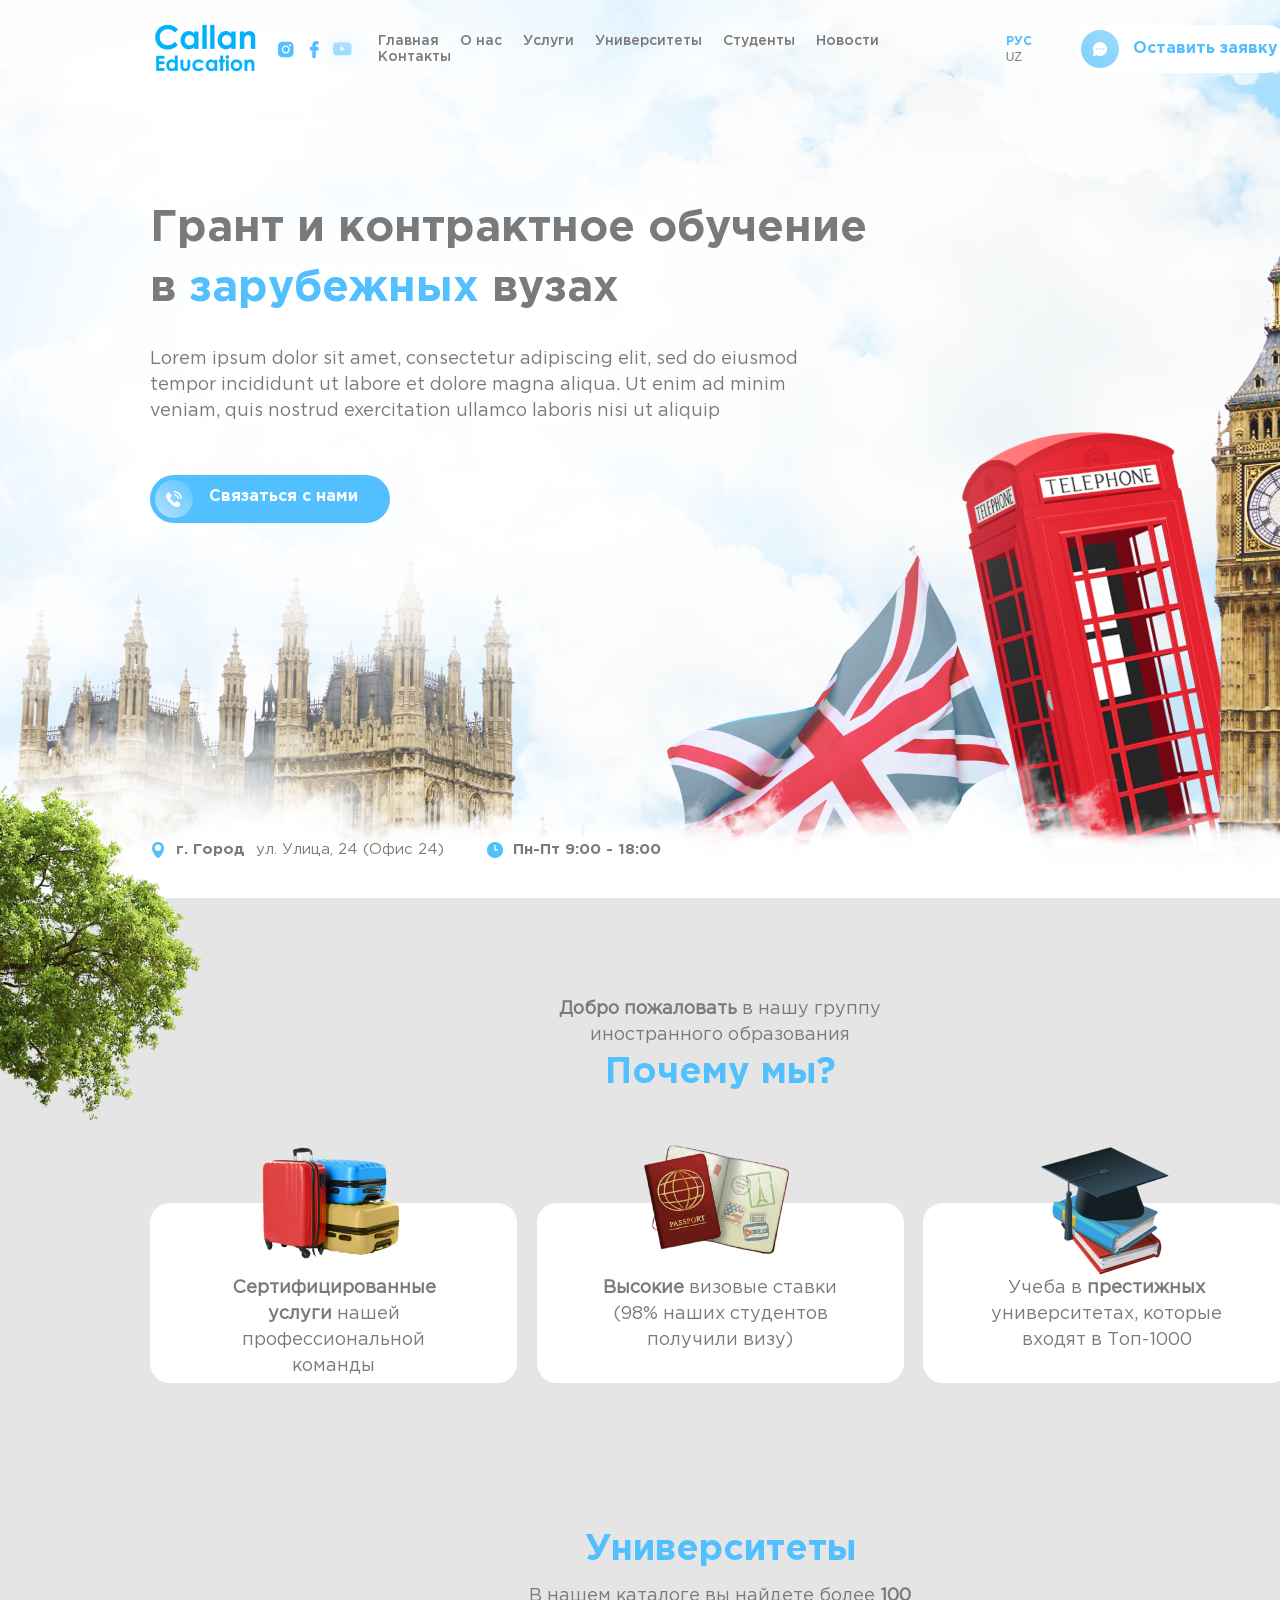
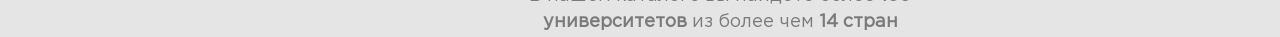
<file: index.html>
<!-- 27.06.2021 -->
<!-- 02.07.2021 -->
<!DOCTYPE html>
<html lang="en">
  <head>
    <meta charset="UTF-8" />
    <meta http-equiv="X-UA-Compatible" content="IE=edge" />
    <meta name="viewport" content="width=device-width, initial-scale=1.0" />
    <title>Blog website</title>
    <link rel="stylesheet" href="style/style.css" />
  </head>
  <body>
    <!-- header start -->
    <header>
      <div class="wrapper">
        <!-- navbar start -->
        <nav>
          <div class="logo">
            <img src="images/logo.png" alt="logo" />
            <img src="images/inst.svg" alt="instagram" />
            <img src="images/facebook.svg" alt="facebook" />
            <img src="images/youtube.svg" alt="youtube" />
          </div>
          <ul class="menu">
            <li><a href="#">Главная</a></li>
            <li><a href="#">О нас</a></li>
            <li><a href="#">Услуги</a></li>
            <li><a href="#">Университеты</a></li>
            <li><a href="#">Студенты</a></li>
            <li><a href="#">Новости</a></li>
            <li><a href="#">Контакты</a></li>
          </ul>
          <div class="language">
            <ul>
              <li><a href="#">РУС</a></li>
              <li><a href="#">UZ</a></li>
            </ul>
            <div class="zakaz">
              <img src="images/message.png" alt="" />
              <a href="#">Оставить заявку</a>
            </div>
          </div>
        </nav>
        <!-- navbar end -->

        <div class="header-content">
          <h1>Грант и контрактное обучение в <span>зарубежных</span> вузах</h1>
          <p>
            Lorem ipsum dolor sit amet, consectetur adipiscing elit, sed do
            eiusmod tempor incididunt ut labore et dolore magna aliqua. Ut enim
            ad minim veniam, quis nostrud exercitation ullamco laboris nisi ut
            aliquip
          </p>
          <div>
            <img src="images/phone.svg" alt="phone" />
            <a href="#">Связаться с нами</a>
          </div>
        </div>
        
        <div class="header-footer">
          <div>
            <img src="images/telephone-call 1.png" alt="locatsiya.png" />
            <span>г. Город</span>
          </div>
          <div>ул. Улица, 24 (Офис 24)</div>
          <div class="last-child">
            <img src="images/telephone-call 2.png" alt="clock.png" />
            <span>Пн-Пт 9:00 - 18:00</span>
          </div>
          <img class="tree" src="images/tree.png" alt="tree.png" />
        </div>
      </div>
    </header>
    <!-- header end -->

    <!-- main start -->
    <main>
      <div class="why-us">
        <div class="why-us-heading">
          <p>
            <span>Добро пожаловать</span> в нашу группу иностранного образования
          </p>
          <h1>Почему мы?</h1>
        </div>
        <div class="block">
          <div class="box">
            <img src="images/suitcase.png" alt="suitcase" />
            <p>
              <span>Сертифицированные услуги</span> нашей профессиональной
              команды
            </p>
          </div>
          <div class="box">
            <img src="images/password.png" alt="password" />
            <p>
              <span>Высокие</span> визовые ставки (98% наших студентов получили
              визу)
            </p>
          </div>
          <div class="box">
            <img src="images/university.png" alt="university" />
            <p>
              Учеба в <span>престижных</span> университетах, которые входят в
              Топ-1000
            </p>
          </div>
        </div>
      </div>
      <div class="university">
        <h1>Университеты</h1>
        <p>
          В нашем каталоге вы найдете более <span>100 университетов</span> из
          более чем <span>14 стран</span>
        </p>
      </div>
    </main>
    <!-- main end -->
  </body>
</html>
</file>
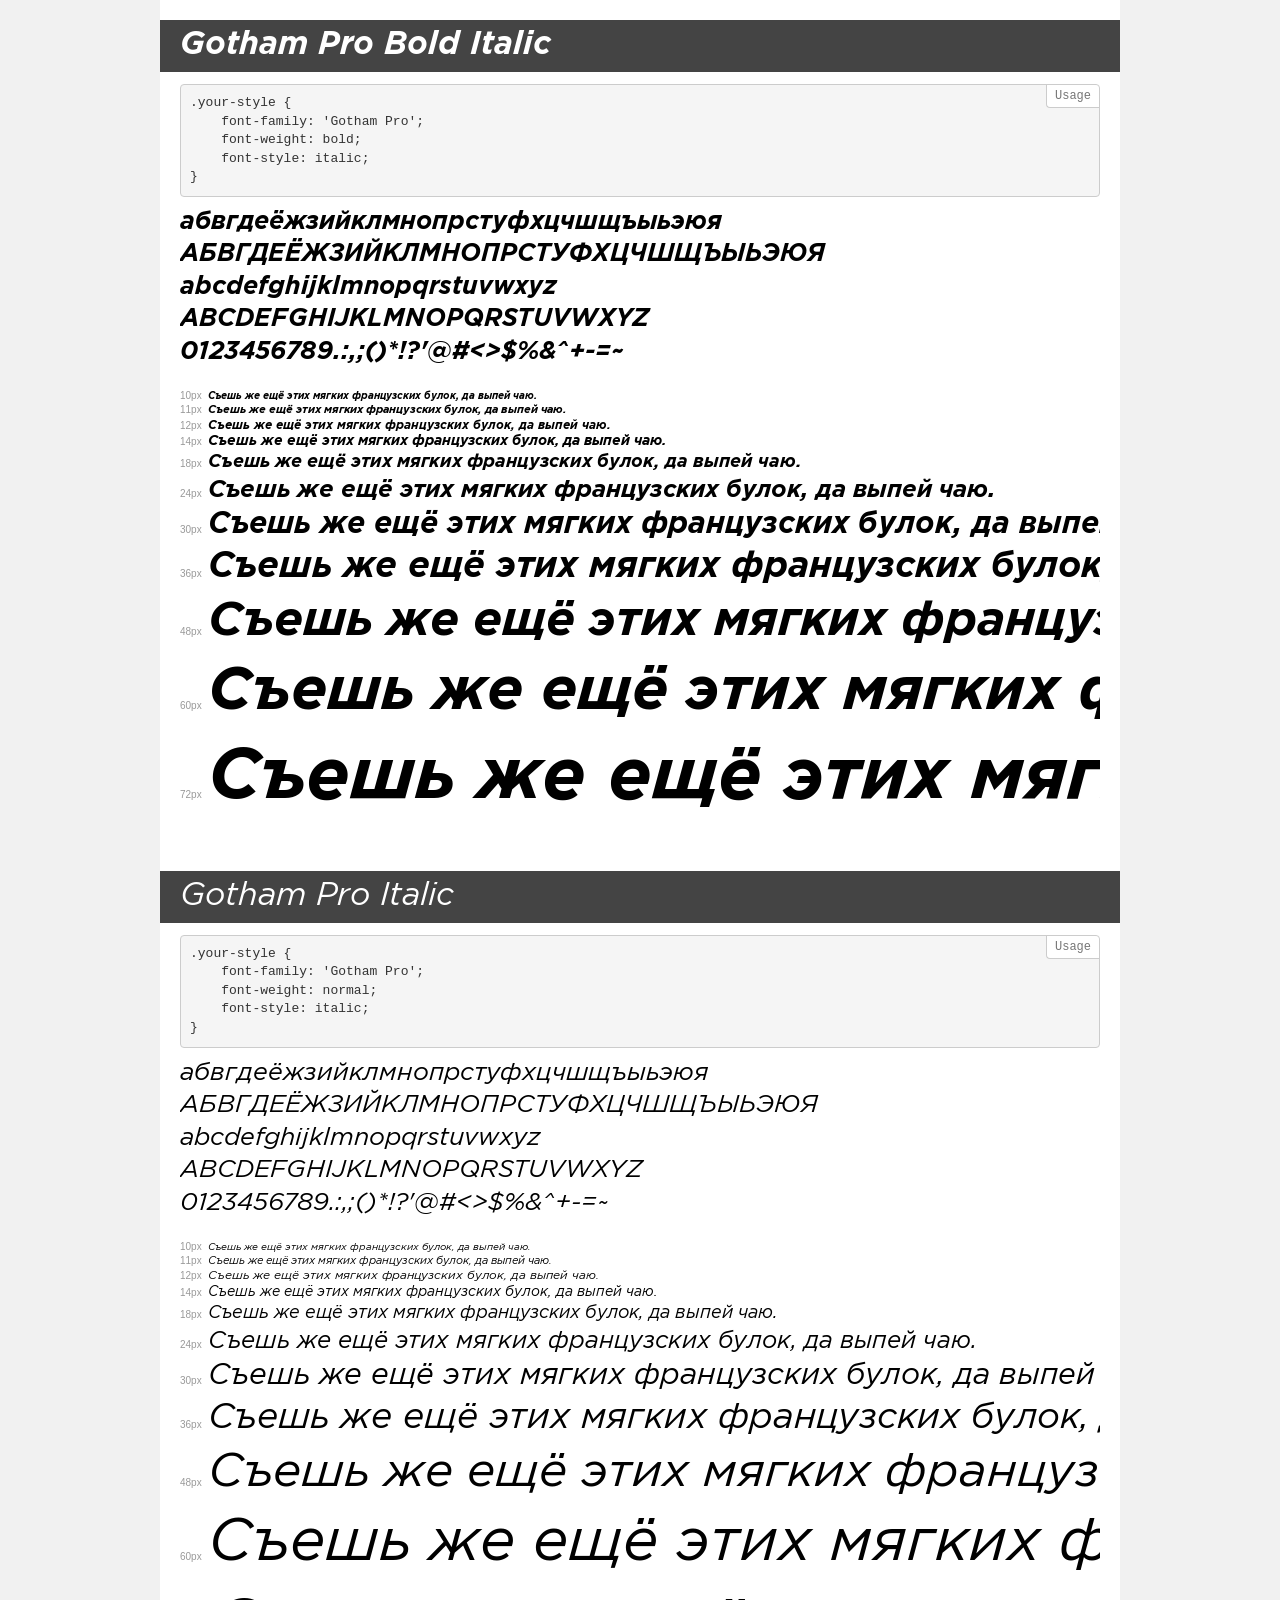
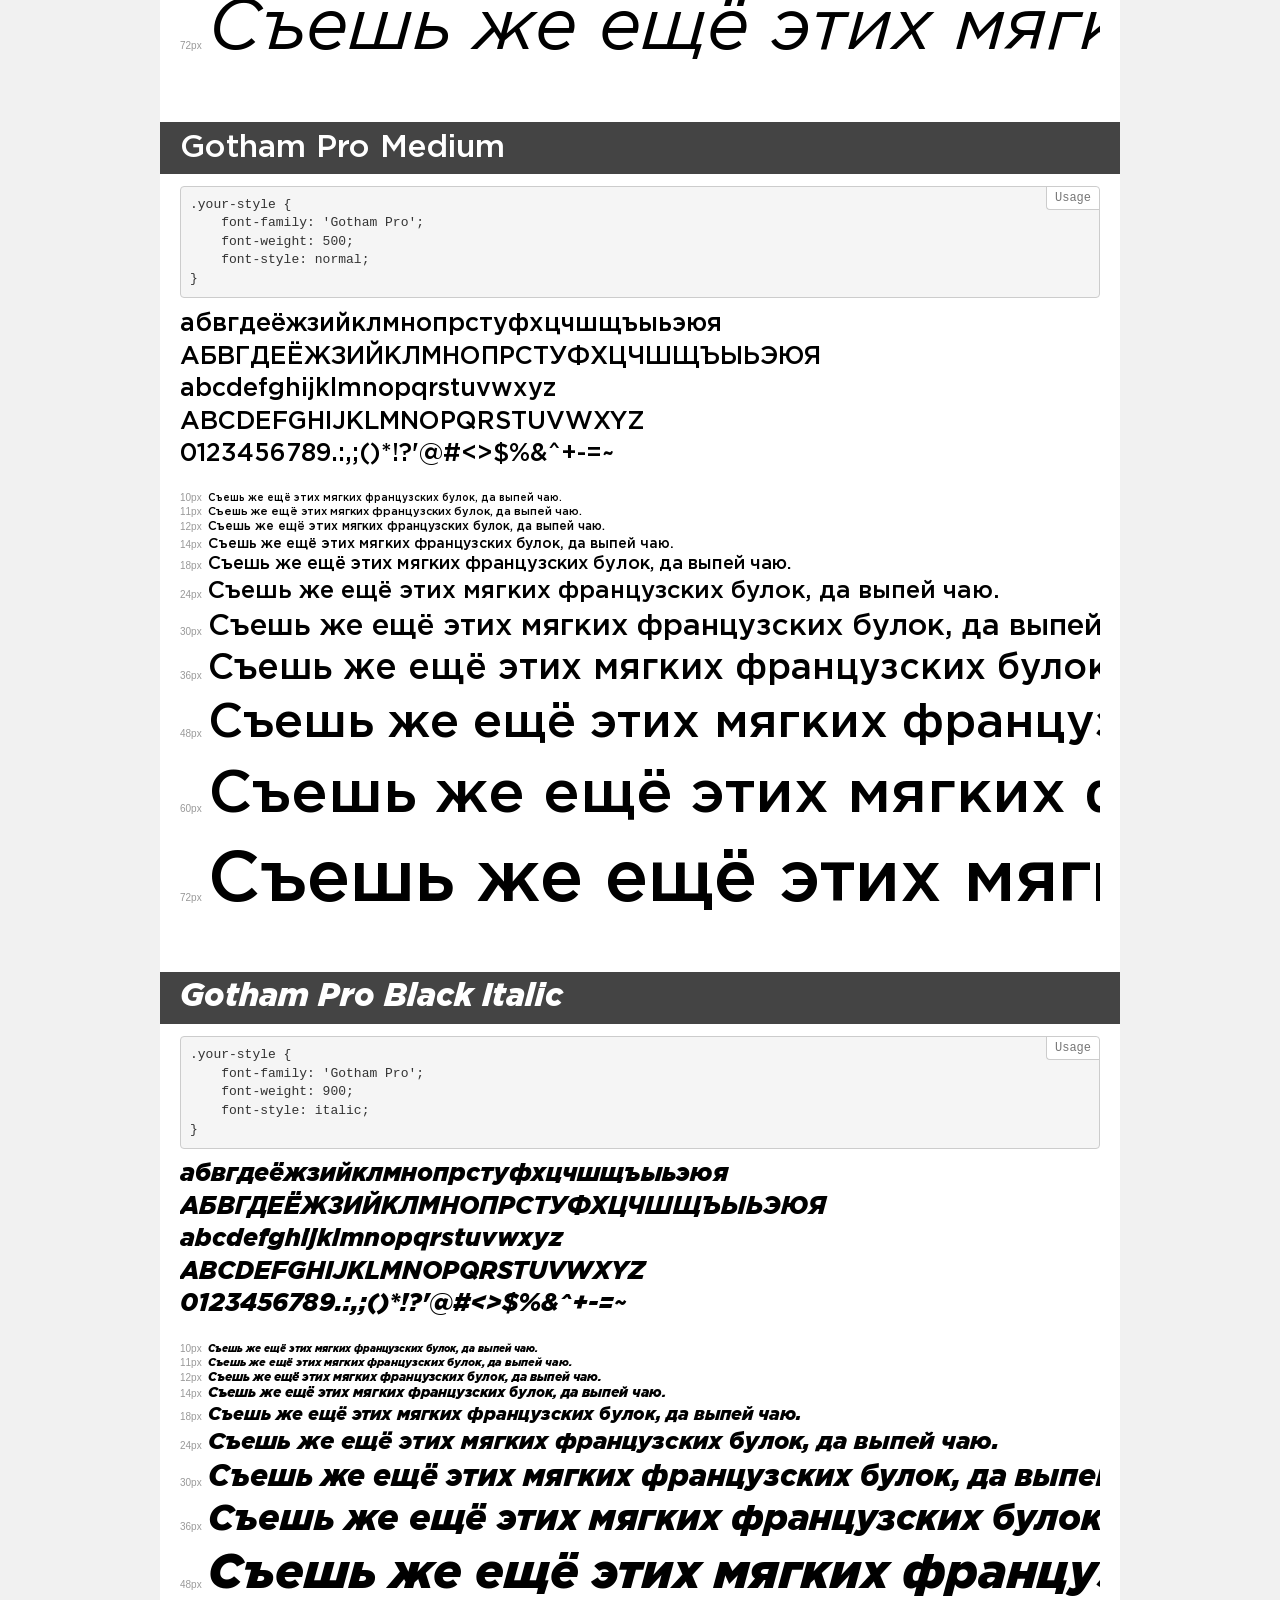
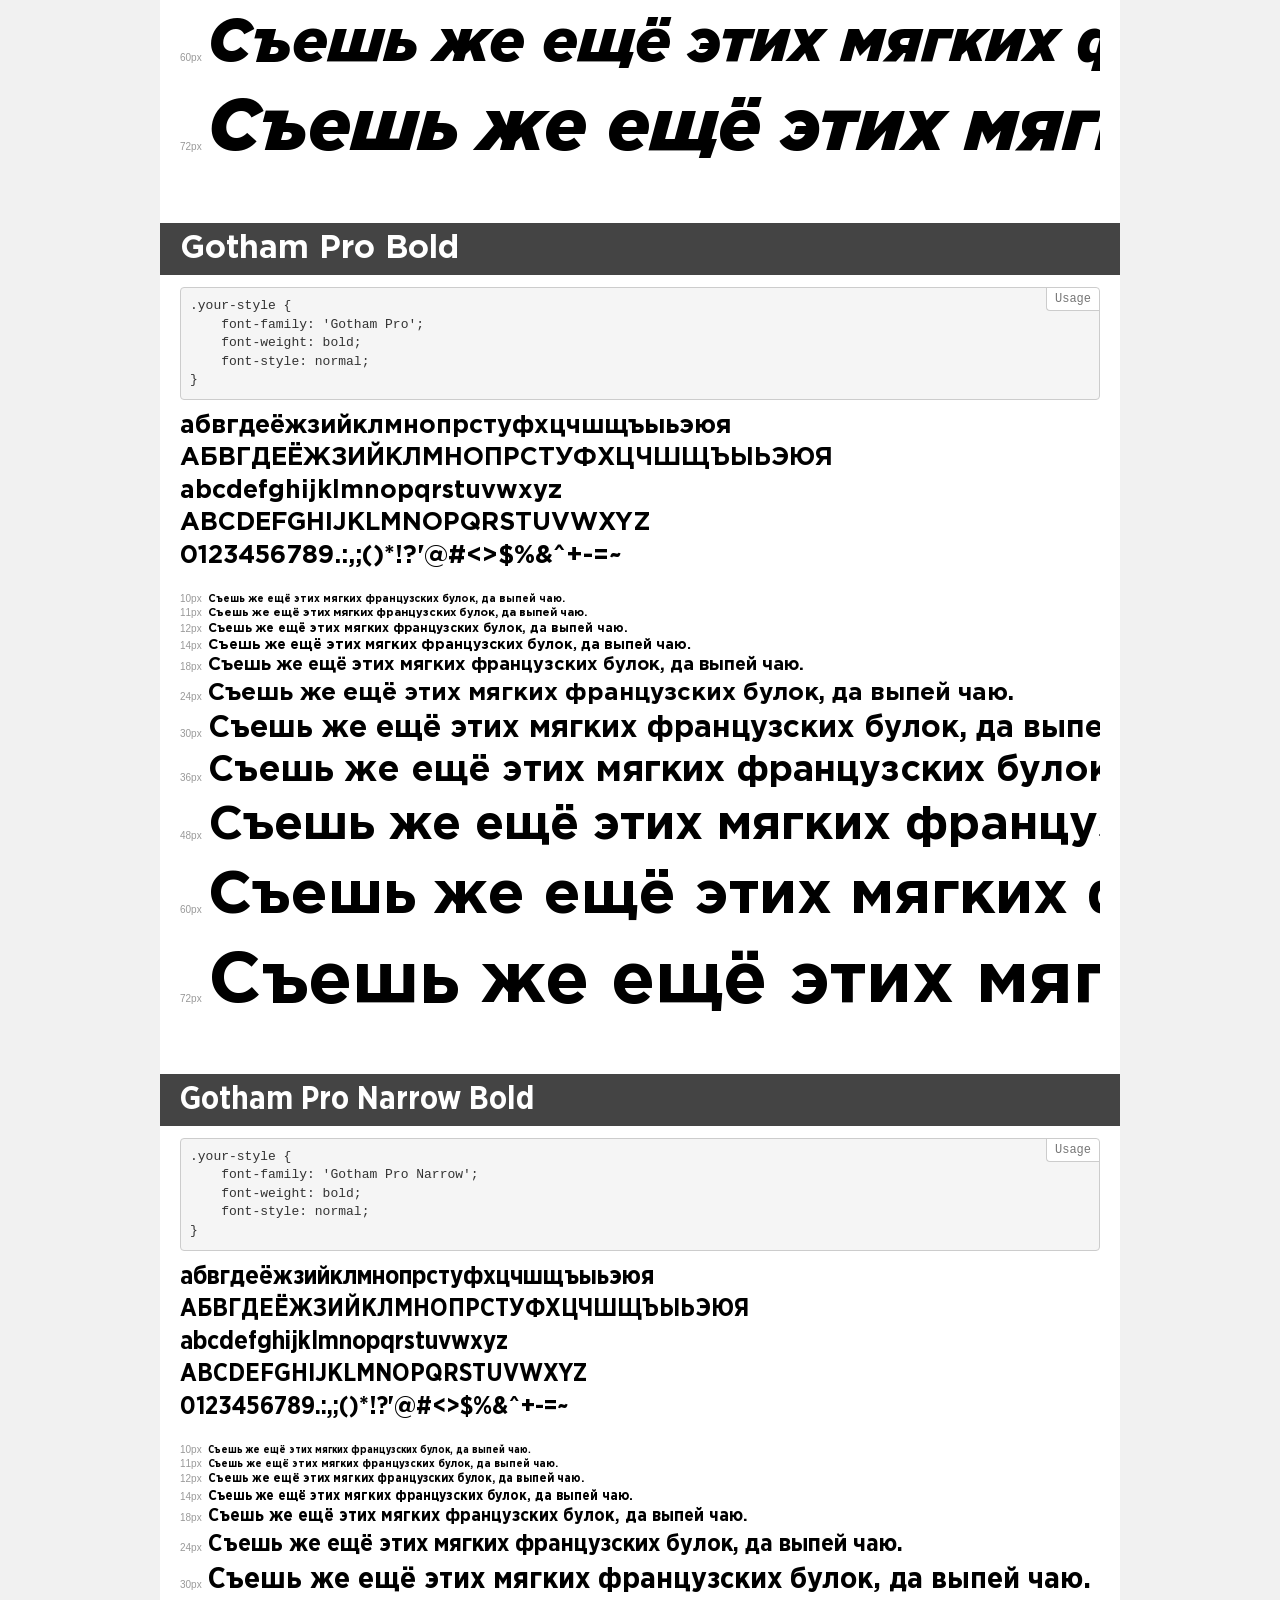
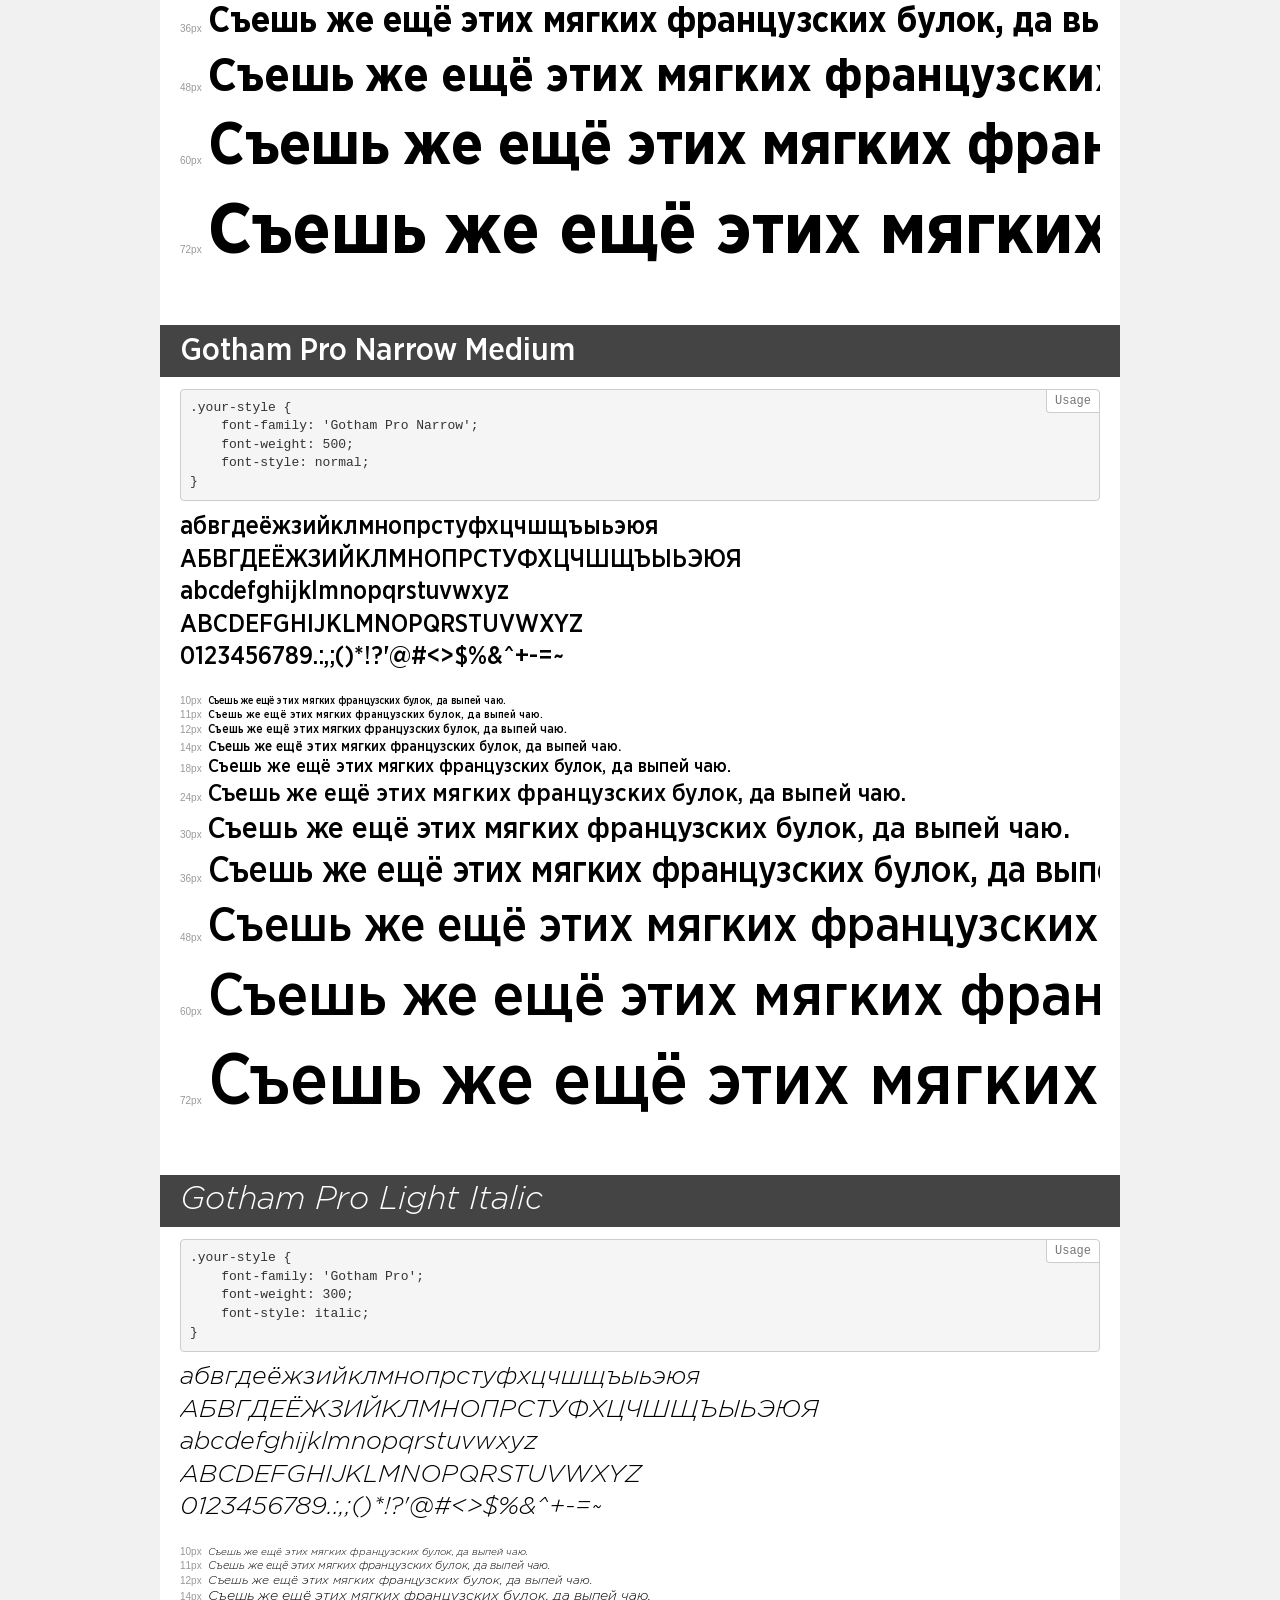
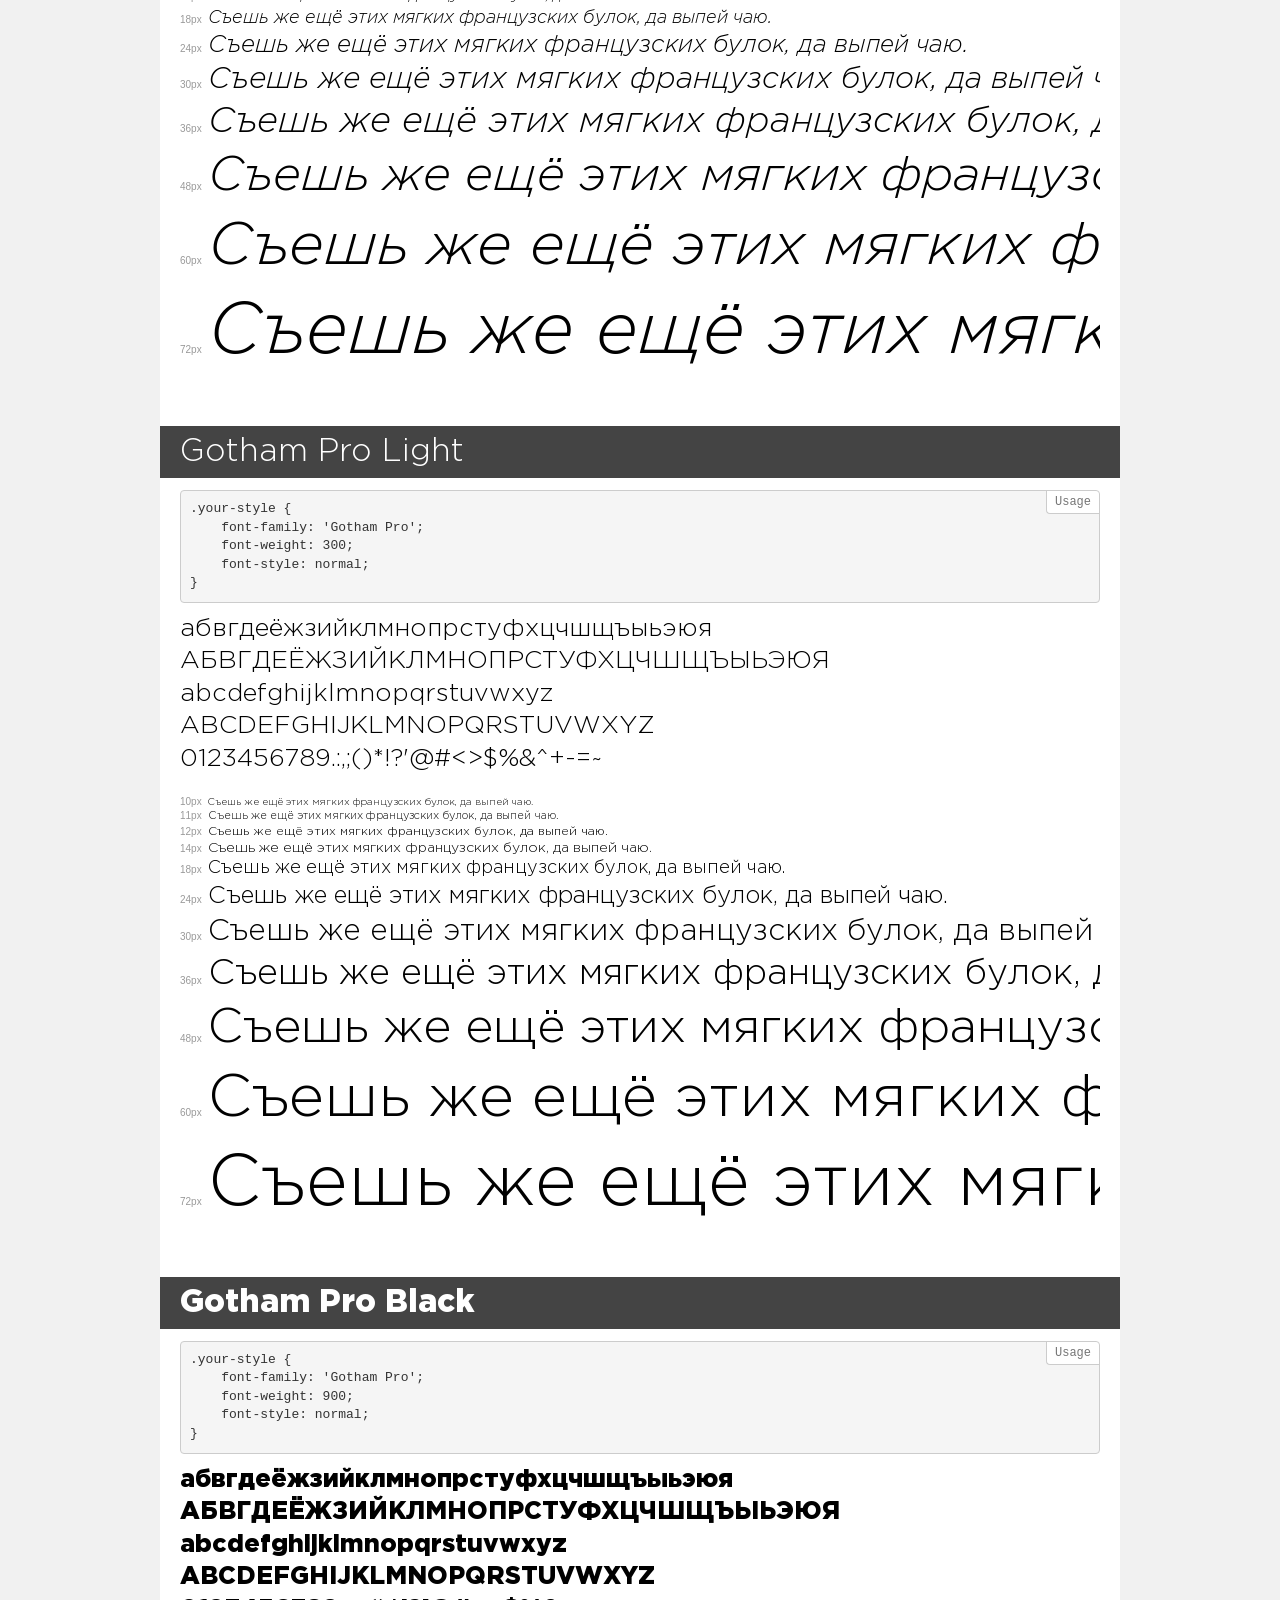
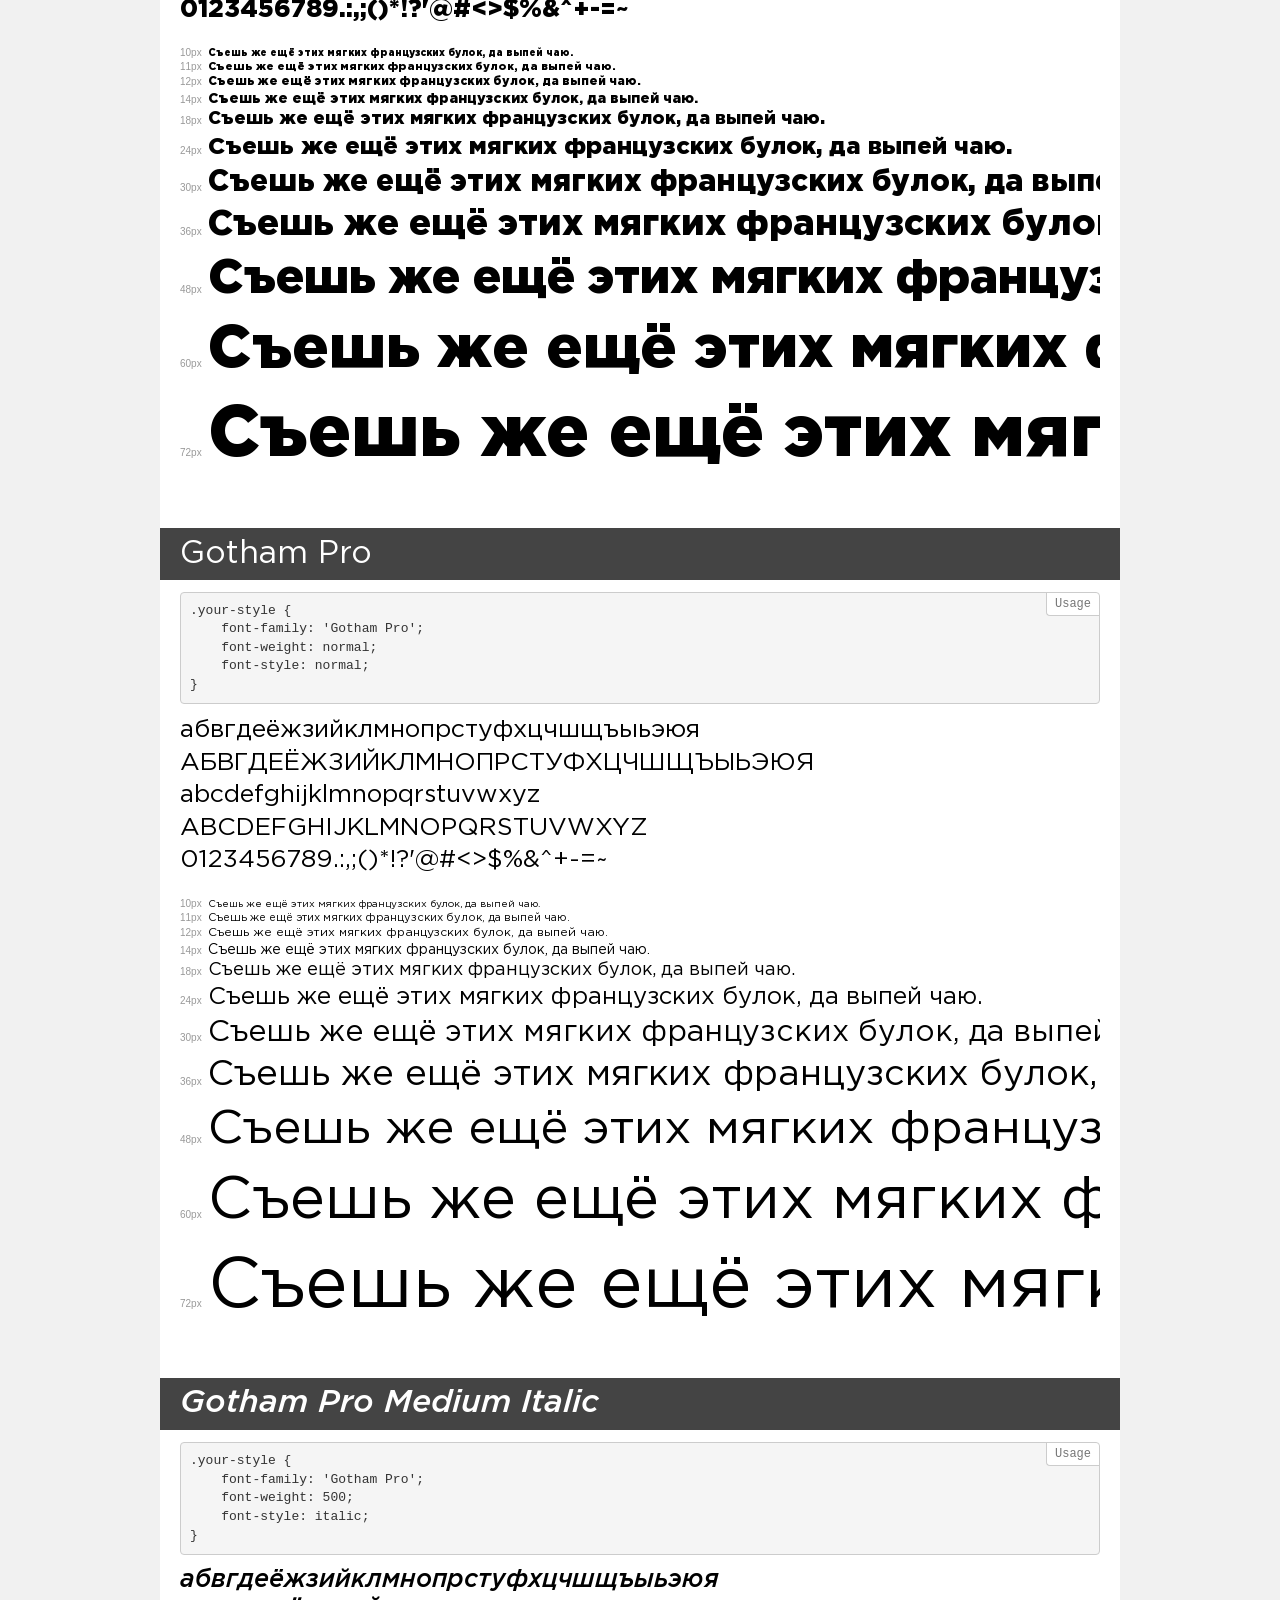
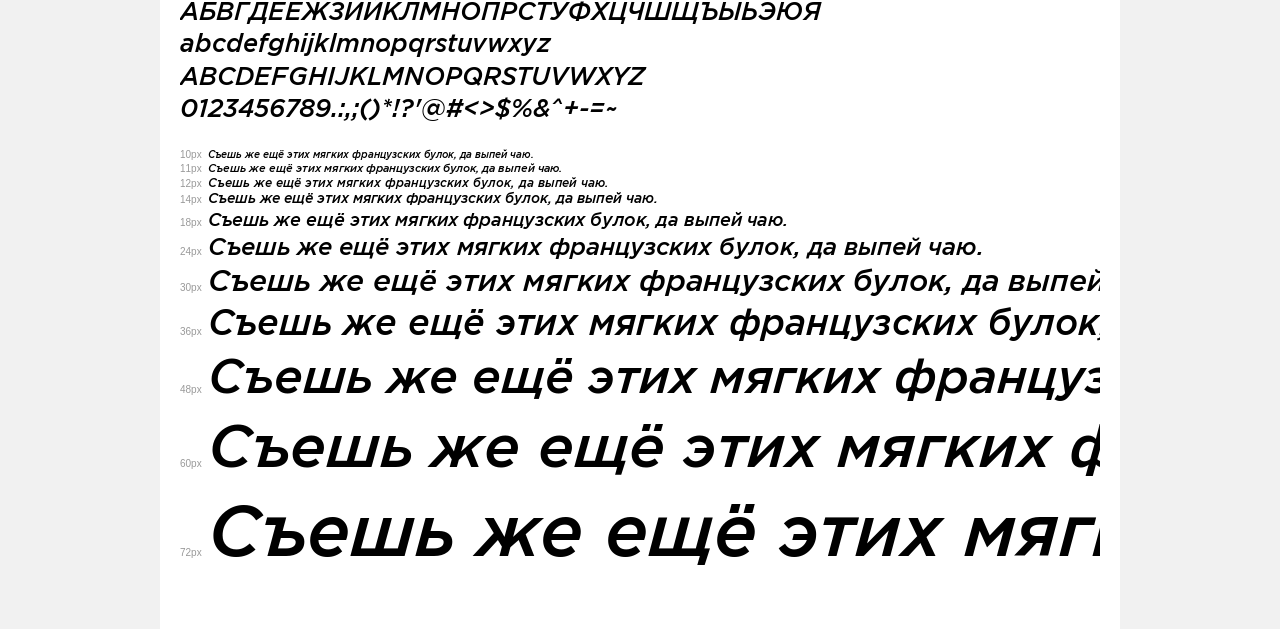
<file: fonts/demo.html>
<!DOCTYPE html>
<html>
<head>
	<meta charset="utf-8">
	<meta http-equiv="X-UA-Compatible" content="IE=edge">
	<meta name="viewport" content="width=device-width, initial-scale=1">
	<meta name="robots" content="noindex, noarchive">
	<title>Transfonter demo</title>
	<link href="stylesheet.css" rel="stylesheet">
	<style>
		/*
		http://meyerweb.com/eric/tools/css/reset/
		v2.0 | 20110126
		License: none (public domain)
		*/
		html, body, div, span, applet, object, iframe,
		h1, h2, h3, h4, h5, h6, p, blockquote, pre,
		a, abbr, acronym, address, big, cite, code,
		del, dfn, em, img, ins, kbd, q, s, samp,
		small, strike, strong, sub, sup, tt, var,
		b, u, i, center,
		dl, dt, dd, ol, ul, li,
		fieldset, form, label, legend,
		table, caption, tbody, tfoot, thead, tr, th, td,
		article, aside, canvas, details, embed,
		figure, figcaption, footer, header, hgroup,
		menu, nav, output, ruby, section, summary,
		time, mark, audio, video {
			margin: 0;
			padding: 0;
			border: 0;
			font-size: 100%;
			font: inherit;
			vertical-align: baseline;
		}
		/* HTML5 display-role reset for older browsers */
		article, aside, details, figcaption, figure,
		footer, header, hgroup, menu, nav, section {
			display: block;
		}
		body {
			line-height: 1;
		}
		ol, ul {
			list-style: none;
		}
		blockquote, q {
			quotes: none;
		}
		blockquote:before, blockquote:after,
		q:before, q:after {
			content: '';
			content: none;
		}
		table {
			border-collapse: collapse;
			border-spacing: 0;
		}
		/* common styles */
		body {
			background: #f1f1f1;
			color: #000;
		}
		.page {
			background: #fff;
			width: 920px;
			margin: 0 auto;
			padding: 20px 20px 0 20px;
			overflow: hidden;
		}
		.font-container {
			overflow-x: auto;
			overflow-y: hidden;
			margin-bottom: 40px;
			line-height: 1.3;
			white-space: nowrap;
			padding-bottom: 5px;
		}
		h1 {
			position: relative;
			background: #444;
			font-size: 32px;
			color: #fff;
			padding: 10px 20px;
			margin: 0 -20px 12px -20px;
		}
		.letters {
			font-size: 25px;
			margin-bottom: 20px;
		}
		.s10:before {
			content: '10px';
		}
		.s11:before {
			content: '11px';
		}
		.s12:before {
			content: '12px';
		}
		.s14:before {
			content: '14px';
		}
		.s18:before {
			content: '18px';
		}
		.s24:before {
			content: '24px';
		}
		.s30:before {
			content: '30px';
		}
		.s36:before {
			content: '36px';
		}
		.s48:before {
			content: '48px';
		}
		.s60:before {
			content: '60px';
		}
		.s72:before {
			content: '72px';
		}
		.s10:before, .s11:before, .s12:before, .s14:before,
		.s18:before, .s24:before, .s30:before, .s36:before,
		.s48:before, .s60:before, .s72:before {
			font-family: Arial, sans-serif;
			font-size: 10px;
			font-weight: normal;
			font-style: normal;
			color: #999;
			padding-right: 6px;
		}
		pre {
			display: block;
			position: relative;
			padding: 9px;
			margin: 0 0 10px;
			font-family: Monaco, Menlo, Consolas, "Courier New", monospace !important;
			font-size: 13px;
			line-height: 1.428571429;
			color: #333;
			font-weight: normal !important;
			font-style: normal !important;
			background-color: #f5f5f5;
			border: 1px solid #ccc;
			overflow-x: auto;
			border-radius: 4px;
		}
		pre:after {
			display: block;
			position: absolute;
			right: 0;
			top: 0;
			content: 'Usage';
			line-height: 1;
			padding: 5px 8px;
			font-size: 12px;
			color: #767676;
			background-color: #fff;
			border: 1px solid #ccc;
			border-right: none;
			border-top: none;
			border-radius: 0 4px 0 4px;
			z-index: 10;
		}
		/* responsive */
		@media (max-width: 959px) {
			.page {
				width: auto;
				margin: 0;
			}
		}
	</style>
</head>
<body>
<div class="page">
	<div class="demo" style="font-family: 'Gotham Pro'; font-weight: bold; font-style: italic;">
		<h1>Gotham Pro Bold Italic</h1>
		<pre>.your-style {
    font-family: 'Gotham Pro';
    font-weight: bold;
    font-style: italic;
}</pre>
		<div class="font-container">
			<p class="letters">
				абвгдеёжзийклмнопрстуфхцчшщъыьэюя <br />
				АБВГДЕЁЖЗИЙКЛМНОПРСТУФХЦЧШЩЪЫЬЭЮЯ <br />
				abcdefghijklmnopqrstuvwxyz <br />
				ABCDEFGHIJKLMNOPQRSTUVWXYZ <br />				0123456789.:,;()*!?'@#<>$%&^+-=~
			</p>
			<p class="s10" style="font-size: 10px;">Съешь же ещё этих мягких французских булок, да выпей чаю.</p>
			<p class="s11" style="font-size: 11px;">Съешь же ещё этих мягких французских булок, да выпей чаю.</p>
			<p class="s12" style="font-size: 12px;">Съешь же ещё этих мягких французских булок, да выпей чаю.</p>
			<p class="s14" style="font-size: 14px;">Съешь же ещё этих мягких французских булок, да выпей чаю.</p>
			<p class="s18" style="font-size: 18px;">Съешь же ещё этих мягких французских булок, да выпей чаю.</p>
			<p class="s24" style="font-size: 24px;">Съешь же ещё этих мягких французских булок, да выпей чаю.</p>
			<p class="s30" style="font-size: 30px;">Съешь же ещё этих мягких французских булок, да выпей чаю.</p>
			<p class="s36" style="font-size: 36px;">Съешь же ещё этих мягких французских булок, да выпей чаю.</p>
			<p class="s48" style="font-size: 48px;">Съешь же ещё этих мягких французских булок, да выпей чаю.</p>
			<p class="s60" style="font-size: 60px;">Съешь же ещё этих мягких французских булок, да выпей чаю.</p>
			<p class="s72" style="font-size: 72px;">Съешь же ещё этих мягких французских булок, да выпей чаю.</p>
		</div>
	</div>
	<div class="demo" style="font-family: 'Gotham Pro'; font-weight: normal; font-style: italic;">
		<h1>Gotham Pro Italic</h1>
		<pre>.your-style {
    font-family: 'Gotham Pro';
    font-weight: normal;
    font-style: italic;
}</pre>
		<div class="font-container">
			<p class="letters">
				абвгдеёжзийклмнопрстуфхцчшщъыьэюя <br />
				АБВГДЕЁЖЗИЙКЛМНОПРСТУФХЦЧШЩЪЫЬЭЮЯ <br />
				abcdefghijklmnopqrstuvwxyz <br />
				ABCDEFGHIJKLMNOPQRSTUVWXYZ <br />				0123456789.:,;()*!?'@#<>$%&^+-=~
			</p>
			<p class="s10" style="font-size: 10px;">Съешь же ещё этих мягких французских булок, да выпей чаю.</p>
			<p class="s11" style="font-size: 11px;">Съешь же ещё этих мягких французских булок, да выпей чаю.</p>
			<p class="s12" style="font-size: 12px;">Съешь же ещё этих мягких французских булок, да выпей чаю.</p>
			<p class="s14" style="font-size: 14px;">Съешь же ещё этих мягких французских булок, да выпей чаю.</p>
			<p class="s18" style="font-size: 18px;">Съешь же ещё этих мягких французских булок, да выпей чаю.</p>
			<p class="s24" style="font-size: 24px;">Съешь же ещё этих мягких французских булок, да выпей чаю.</p>
			<p class="s30" style="font-size: 30px;">Съешь же ещё этих мягких французских булок, да выпей чаю.</p>
			<p class="s36" style="font-size: 36px;">Съешь же ещё этих мягких французских булок, да выпей чаю.</p>
			<p class="s48" style="font-size: 48px;">Съешь же ещё этих мягких французских булок, да выпей чаю.</p>
			<p class="s60" style="font-size: 60px;">Съешь же ещё этих мягких французских булок, да выпей чаю.</p>
			<p class="s72" style="font-size: 72px;">Съешь же ещё этих мягких французских булок, да выпей чаю.</p>
		</div>
	</div>
	<div class="demo" style="font-family: 'Gotham Pro'; font-weight: 500; font-style: normal;">
		<h1>Gotham Pro Medium</h1>
		<pre>.your-style {
    font-family: 'Gotham Pro';
    font-weight: 500;
    font-style: normal;
}</pre>
		<div class="font-container">
			<p class="letters">
				абвгдеёжзийклмнопрстуфхцчшщъыьэюя <br />
				АБВГДЕЁЖЗИЙКЛМНОПРСТУФХЦЧШЩЪЫЬЭЮЯ <br />
				abcdefghijklmnopqrstuvwxyz <br />
				ABCDEFGHIJKLMNOPQRSTUVWXYZ <br />				0123456789.:,;()*!?'@#<>$%&^+-=~
			</p>
			<p class="s10" style="font-size: 10px;">Съешь же ещё этих мягких французских булок, да выпей чаю.</p>
			<p class="s11" style="font-size: 11px;">Съешь же ещё этих мягких французских булок, да выпей чаю.</p>
			<p class="s12" style="font-size: 12px;">Съешь же ещё этих мягких французских булок, да выпей чаю.</p>
			<p class="s14" style="font-size: 14px;">Съешь же ещё этих мягких французских булок, да выпей чаю.</p>
			<p class="s18" style="font-size: 18px;">Съешь же ещё этих мягких французских булок, да выпей чаю.</p>
			<p class="s24" style="font-size: 24px;">Съешь же ещё этих мягких французских булок, да выпей чаю.</p>
			<p class="s30" style="font-size: 30px;">Съешь же ещё этих мягких французских булок, да выпей чаю.</p>
			<p class="s36" style="font-size: 36px;">Съешь же ещё этих мягких французских булок, да выпей чаю.</p>
			<p class="s48" style="font-size: 48px;">Съешь же ещё этих мягких французских булок, да выпей чаю.</p>
			<p class="s60" style="font-size: 60px;">Съешь же ещё этих мягких французских булок, да выпей чаю.</p>
			<p class="s72" style="font-size: 72px;">Съешь же ещё этих мягких французских булок, да выпей чаю.</p>
		</div>
	</div>
	<div class="demo" style="font-family: 'Gotham Pro'; font-weight: 900; font-style: italic;">
		<h1>Gotham Pro Black Italic</h1>
		<pre>.your-style {
    font-family: 'Gotham Pro';
    font-weight: 900;
    font-style: italic;
}</pre>
		<div class="font-container">
			<p class="letters">
				абвгдеёжзийклмнопрстуфхцчшщъыьэюя <br />
				АБВГДЕЁЖЗИЙКЛМНОПРСТУФХЦЧШЩЪЫЬЭЮЯ <br />
				abcdefghijklmnopqrstuvwxyz <br />
				ABCDEFGHIJKLMNOPQRSTUVWXYZ <br />				0123456789.:,;()*!?'@#<>$%&^+-=~
			</p>
			<p class="s10" style="font-size: 10px;">Съешь же ещё этих мягких французских булок, да выпей чаю.</p>
			<p class="s11" style="font-size: 11px;">Съешь же ещё этих мягких французских булок, да выпей чаю.</p>
			<p class="s12" style="font-size: 12px;">Съешь же ещё этих мягких французских булок, да выпей чаю.</p>
			<p class="s14" style="font-size: 14px;">Съешь же ещё этих мягких французских булок, да выпей чаю.</p>
			<p class="s18" style="font-size: 18px;">Съешь же ещё этих мягких французских булок, да выпей чаю.</p>
			<p class="s24" style="font-size: 24px;">Съешь же ещё этих мягких французских булок, да выпей чаю.</p>
			<p class="s30" style="font-size: 30px;">Съешь же ещё этих мягких французских булок, да выпей чаю.</p>
			<p class="s36" style="font-size: 36px;">Съешь же ещё этих мягких французских булок, да выпей чаю.</p>
			<p class="s48" style="font-size: 48px;">Съешь же ещё этих мягких французских булок, да выпей чаю.</p>
			<p class="s60" style="font-size: 60px;">Съешь же ещё этих мягких французских булок, да выпей чаю.</p>
			<p class="s72" style="font-size: 72px;">Съешь же ещё этих мягких французских булок, да выпей чаю.</p>
		</div>
	</div>
	<div class="demo" style="font-family: 'Gotham Pro'; font-weight: bold; font-style: normal;">
		<h1>Gotham Pro Bold</h1>
		<pre>.your-style {
    font-family: 'Gotham Pro';
    font-weight: bold;
    font-style: normal;
}</pre>
		<div class="font-container">
			<p class="letters">
				абвгдеёжзийклмнопрстуфхцчшщъыьэюя <br />
				АБВГДЕЁЖЗИЙКЛМНОПРСТУФХЦЧШЩЪЫЬЭЮЯ <br />
				abcdefghijklmnopqrstuvwxyz <br />
				ABCDEFGHIJKLMNOPQRSTUVWXYZ <br />				0123456789.:,;()*!?'@#<>$%&^+-=~
			</p>
			<p class="s10" style="font-size: 10px;">Съешь же ещё этих мягких французских булок, да выпей чаю.</p>
			<p class="s11" style="font-size: 11px;">Съешь же ещё этих мягких французских булок, да выпей чаю.</p>
			<p class="s12" style="font-size: 12px;">Съешь же ещё этих мягких французских булок, да выпей чаю.</p>
			<p class="s14" style="font-size: 14px;">Съешь же ещё этих мягких французских булок, да выпей чаю.</p>
			<p class="s18" style="font-size: 18px;">Съешь же ещё этих мягких французских булок, да выпей чаю.</p>
			<p class="s24" style="font-size: 24px;">Съешь же ещё этих мягких французских булок, да выпей чаю.</p>
			<p class="s30" style="font-size: 30px;">Съешь же ещё этих мягких французских булок, да выпей чаю.</p>
			<p class="s36" style="font-size: 36px;">Съешь же ещё этих мягких французских булок, да выпей чаю.</p>
			<p class="s48" style="font-size: 48px;">Съешь же ещё этих мягких французских булок, да выпей чаю.</p>
			<p class="s60" style="font-size: 60px;">Съешь же ещё этих мягких французских булок, да выпей чаю.</p>
			<p class="s72" style="font-size: 72px;">Съешь же ещё этих мягких французских булок, да выпей чаю.</p>
		</div>
	</div>
	<div class="demo" style="font-family: 'Gotham Pro Narrow'; font-weight: bold; font-style: normal;">
		<h1>Gotham Pro Narrow Bold</h1>
		<pre>.your-style {
    font-family: 'Gotham Pro Narrow';
    font-weight: bold;
    font-style: normal;
}</pre>
		<div class="font-container">
			<p class="letters">
				абвгдеёжзийклмнопрстуфхцчшщъыьэюя <br />
				АБВГДЕЁЖЗИЙКЛМНОПРСТУФХЦЧШЩЪЫЬЭЮЯ <br />
				abcdefghijklmnopqrstuvwxyz <br />
				ABCDEFGHIJKLMNOPQRSTUVWXYZ <br />				0123456789.:,;()*!?'@#<>$%&^+-=~
			</p>
			<p class="s10" style="font-size: 10px;">Съешь же ещё этих мягких французских булок, да выпей чаю.</p>
			<p class="s11" style="font-size: 11px;">Съешь же ещё этих мягких французских булок, да выпей чаю.</p>
			<p class="s12" style="font-size: 12px;">Съешь же ещё этих мягких французских булок, да выпей чаю.</p>
			<p class="s14" style="font-size: 14px;">Съешь же ещё этих мягких французских булок, да выпей чаю.</p>
			<p class="s18" style="font-size: 18px;">Съешь же ещё этих мягких французских булок, да выпей чаю.</p>
			<p class="s24" style="font-size: 24px;">Съешь же ещё этих мягких французских булок, да выпей чаю.</p>
			<p class="s30" style="font-size: 30px;">Съешь же ещё этих мягких французских булок, да выпей чаю.</p>
			<p class="s36" style="font-size: 36px;">Съешь же ещё этих мягких французских булок, да выпей чаю.</p>
			<p class="s48" style="font-size: 48px;">Съешь же ещё этих мягких французских булок, да выпей чаю.</p>
			<p class="s60" style="font-size: 60px;">Съешь же ещё этих мягких французских булок, да выпей чаю.</p>
			<p class="s72" style="font-size: 72px;">Съешь же ещё этих мягких французских булок, да выпей чаю.</p>
		</div>
	</div>
	<div class="demo" style="font-family: 'Gotham Pro Narrow'; font-weight: 500; font-style: normal;">
		<h1>Gotham Pro Narrow Medium</h1>
		<pre>.your-style {
    font-family: 'Gotham Pro Narrow';
    font-weight: 500;
    font-style: normal;
}</pre>
		<div class="font-container">
			<p class="letters">
				абвгдеёжзийклмнопрстуфхцчшщъыьэюя <br />
				АБВГДЕЁЖЗИЙКЛМНОПРСТУФХЦЧШЩЪЫЬЭЮЯ <br />
				abcdefghijklmnopqrstuvwxyz <br />
				ABCDEFGHIJKLMNOPQRSTUVWXYZ <br />				0123456789.:,;()*!?'@#<>$%&^+-=~
			</p>
			<p class="s10" style="font-size: 10px;">Съешь же ещё этих мягких французских булок, да выпей чаю.</p>
			<p class="s11" style="font-size: 11px;">Съешь же ещё этих мягких французских булок, да выпей чаю.</p>
			<p class="s12" style="font-size: 12px;">Съешь же ещё этих мягких французских булок, да выпей чаю.</p>
			<p class="s14" style="font-size: 14px;">Съешь же ещё этих мягких французских булок, да выпей чаю.</p>
			<p class="s18" style="font-size: 18px;">Съешь же ещё этих мягких французских булок, да выпей чаю.</p>
			<p class="s24" style="font-size: 24px;">Съешь же ещё этих мягких французских булок, да выпей чаю.</p>
			<p class="s30" style="font-size: 30px;">Съешь же ещё этих мягких французских булок, да выпей чаю.</p>
			<p class="s36" style="font-size: 36px;">Съешь же ещё этих мягких французских булок, да выпей чаю.</p>
			<p class="s48" style="font-size: 48px;">Съешь же ещё этих мягких французских булок, да выпей чаю.</p>
			<p class="s60" style="font-size: 60px;">Съешь же ещё этих мягких французских булок, да выпей чаю.</p>
			<p class="s72" style="font-size: 72px;">Съешь же ещё этих мягких французских булок, да выпей чаю.</p>
		</div>
	</div>
	<div class="demo" style="font-family: 'Gotham Pro'; font-weight: 300; font-style: italic;">
		<h1>Gotham Pro Light Italic</h1>
		<pre>.your-style {
    font-family: 'Gotham Pro';
    font-weight: 300;
    font-style: italic;
}</pre>
		<div class="font-container">
			<p class="letters">
				абвгдеёжзийклмнопрстуфхцчшщъыьэюя <br />
				АБВГДЕЁЖЗИЙКЛМНОПРСТУФХЦЧШЩЪЫЬЭЮЯ <br />
				abcdefghijklmnopqrstuvwxyz <br />
				ABCDEFGHIJKLMNOPQRSTUVWXYZ <br />				0123456789.:,;()*!?'@#<>$%&^+-=~
			</p>
			<p class="s10" style="font-size: 10px;">Съешь же ещё этих мягких французских булок, да выпей чаю.</p>
			<p class="s11" style="font-size: 11px;">Съешь же ещё этих мягких французских булок, да выпей чаю.</p>
			<p class="s12" style="font-size: 12px;">Съешь же ещё этих мягких французских булок, да выпей чаю.</p>
			<p class="s14" style="font-size: 14px;">Съешь же ещё этих мягких французских булок, да выпей чаю.</p>
			<p class="s18" style="font-size: 18px;">Съешь же ещё этих мягких французских булок, да выпей чаю.</p>
			<p class="s24" style="font-size: 24px;">Съешь же ещё этих мягких французских булок, да выпей чаю.</p>
			<p class="s30" style="font-size: 30px;">Съешь же ещё этих мягких французских булок, да выпей чаю.</p>
			<p class="s36" style="font-size: 36px;">Съешь же ещё этих мягких французских булок, да выпей чаю.</p>
			<p class="s48" style="font-size: 48px;">Съешь же ещё этих мягких французских булок, да выпей чаю.</p>
			<p class="s60" style="font-size: 60px;">Съешь же ещё этих мягких французских булок, да выпей чаю.</p>
			<p class="s72" style="font-size: 72px;">Съешь же ещё этих мягких французских булок, да выпей чаю.</p>
		</div>
	</div>
	<div class="demo" style="font-family: 'Gotham Pro'; font-weight: 300; font-style: normal;">
		<h1>Gotham Pro Light</h1>
		<pre>.your-style {
    font-family: 'Gotham Pro';
    font-weight: 300;
    font-style: normal;
}</pre>
		<div class="font-container">
			<p class="letters">
				абвгдеёжзийклмнопрстуфхцчшщъыьэюя <br />
				АБВГДЕЁЖЗИЙКЛМНОПРСТУФХЦЧШЩЪЫЬЭЮЯ <br />
				abcdefghijklmnopqrstuvwxyz <br />
				ABCDEFGHIJKLMNOPQRSTUVWXYZ <br />				0123456789.:,;()*!?'@#<>$%&^+-=~
			</p>
			<p class="s10" style="font-size: 10px;">Съешь же ещё этих мягких французских булок, да выпей чаю.</p>
			<p class="s11" style="font-size: 11px;">Съешь же ещё этих мягких французских булок, да выпей чаю.</p>
			<p class="s12" style="font-size: 12px;">Съешь же ещё этих мягких французских булок, да выпей чаю.</p>
			<p class="s14" style="font-size: 14px;">Съешь же ещё этих мягких французских булок, да выпей чаю.</p>
			<p class="s18" style="font-size: 18px;">Съешь же ещё этих мягких французских булок, да выпей чаю.</p>
			<p class="s24" style="font-size: 24px;">Съешь же ещё этих мягких французских булок, да выпей чаю.</p>
			<p class="s30" style="font-size: 30px;">Съешь же ещё этих мягких французских булок, да выпей чаю.</p>
			<p class="s36" style="font-size: 36px;">Съешь же ещё этих мягких французских булок, да выпей чаю.</p>
			<p class="s48" style="font-size: 48px;">Съешь же ещё этих мягких французских булок, да выпей чаю.</p>
			<p class="s60" style="font-size: 60px;">Съешь же ещё этих мягких французских булок, да выпей чаю.</p>
			<p class="s72" style="font-size: 72px;">Съешь же ещё этих мягких французских булок, да выпей чаю.</p>
		</div>
	</div>
	<div class="demo" style="font-family: 'Gotham Pro'; font-weight: 900; font-style: normal;">
		<h1>Gotham Pro Black</h1>
		<pre>.your-style {
    font-family: 'Gotham Pro';
    font-weight: 900;
    font-style: normal;
}</pre>
		<div class="font-container">
			<p class="letters">
				абвгдеёжзийклмнопрстуфхцчшщъыьэюя <br />
				АБВГДЕЁЖЗИЙКЛМНОПРСТУФХЦЧШЩЪЫЬЭЮЯ <br />
				abcdefghijklmnopqrstuvwxyz <br />
				ABCDEFGHIJKLMNOPQRSTUVWXYZ <br />				0123456789.:,;()*!?'@#<>$%&^+-=~
			</p>
			<p class="s10" style="font-size: 10px;">Съешь же ещё этих мягких французских булок, да выпей чаю.</p>
			<p class="s11" style="font-size: 11px;">Съешь же ещё этих мягких французских булок, да выпей чаю.</p>
			<p class="s12" style="font-size: 12px;">Съешь же ещё этих мягких французских булок, да выпей чаю.</p>
			<p class="s14" style="font-size: 14px;">Съешь же ещё этих мягких французских булок, да выпей чаю.</p>
			<p class="s18" style="font-size: 18px;">Съешь же ещё этих мягких французских булок, да выпей чаю.</p>
			<p class="s24" style="font-size: 24px;">Съешь же ещё этих мягких французских булок, да выпей чаю.</p>
			<p class="s30" style="font-size: 30px;">Съешь же ещё этих мягких французских булок, да выпей чаю.</p>
			<p class="s36" style="font-size: 36px;">Съешь же ещё этих мягких французских булок, да выпей чаю.</p>
			<p class="s48" style="font-size: 48px;">Съешь же ещё этих мягких французских булок, да выпей чаю.</p>
			<p class="s60" style="font-size: 60px;">Съешь же ещё этих мягких французских булок, да выпей чаю.</p>
			<p class="s72" style="font-size: 72px;">Съешь же ещё этих мягких французских булок, да выпей чаю.</p>
		</div>
	</div>
	<div class="demo" style="font-family: 'Gotham Pro'; font-weight: normal; font-style: normal;">
		<h1>Gotham Pro</h1>
		<pre>.your-style {
    font-family: 'Gotham Pro';
    font-weight: normal;
    font-style: normal;
}</pre>
		<div class="font-container">
			<p class="letters">
				абвгдеёжзийклмнопрстуфхцчшщъыьэюя <br />
				АБВГДЕЁЖЗИЙКЛМНОПРСТУФХЦЧШЩЪЫЬЭЮЯ <br />
				abcdefghijklmnopqrstuvwxyz <br />
				ABCDEFGHIJKLMNOPQRSTUVWXYZ <br />				0123456789.:,;()*!?'@#<>$%&^+-=~
			</p>
			<p class="s10" style="font-size: 10px;">Съешь же ещё этих мягких французских булок, да выпей чаю.</p>
			<p class="s11" style="font-size: 11px;">Съешь же ещё этих мягких французских булок, да выпей чаю.</p>
			<p class="s12" style="font-size: 12px;">Съешь же ещё этих мягких французских булок, да выпей чаю.</p>
			<p class="s14" style="font-size: 14px;">Съешь же ещё этих мягких французских булок, да выпей чаю.</p>
			<p class="s18" style="font-size: 18px;">Съешь же ещё этих мягких французских булок, да выпей чаю.</p>
			<p class="s24" style="font-size: 24px;">Съешь же ещё этих мягких французских булок, да выпей чаю.</p>
			<p class="s30" style="font-size: 30px;">Съешь же ещё этих мягких французских булок, да выпей чаю.</p>
			<p class="s36" style="font-size: 36px;">Съешь же ещё этих мягких французских булок, да выпей чаю.</p>
			<p class="s48" style="font-size: 48px;">Съешь же ещё этих мягких французских булок, да выпей чаю.</p>
			<p class="s60" style="font-size: 60px;">Съешь же ещё этих мягких французских булок, да выпей чаю.</p>
			<p class="s72" style="font-size: 72px;">Съешь же ещё этих мягких французских булок, да выпей чаю.</p>
		</div>
	</div>
	<div class="demo" style="font-family: 'Gotham Pro'; font-weight: 500; font-style: italic;">
		<h1>Gotham Pro Medium Italic</h1>
		<pre>.your-style {
    font-family: 'Gotham Pro';
    font-weight: 500;
    font-style: italic;
}</pre>
		<div class="font-container">
			<p class="letters">
				абвгдеёжзийклмнопрстуфхцчшщъыьэюя <br />
				АБВГДЕЁЖЗИЙКЛМНОПРСТУФХЦЧШЩЪЫЬЭЮЯ <br />
				abcdefghijklmnopqrstuvwxyz <br />
				ABCDEFGHIJKLMNOPQRSTUVWXYZ <br />				0123456789.:,;()*!?'@#<>$%&^+-=~
			</p>
			<p class="s10" style="font-size: 10px;">Съешь же ещё этих мягких французских булок, да выпей чаю.</p>
			<p class="s11" style="font-size: 11px;">Съешь же ещё этих мягких французских булок, да выпей чаю.</p>
			<p class="s12" style="font-size: 12px;">Съешь же ещё этих мягких французских булок, да выпей чаю.</p>
			<p class="s14" style="font-size: 14px;">Съешь же ещё этих мягких французских булок, да выпей чаю.</p>
			<p class="s18" style="font-size: 18px;">Съешь же ещё этих мягких французских булок, да выпей чаю.</p>
			<p class="s24" style="font-size: 24px;">Съешь же ещё этих мягких французских булок, да выпей чаю.</p>
			<p class="s30" style="font-size: 30px;">Съешь же ещё этих мягких французских булок, да выпей чаю.</p>
			<p class="s36" style="font-size: 36px;">Съешь же ещё этих мягких французских булок, да выпей чаю.</p>
			<p class="s48" style="font-size: 48px;">Съешь же ещё этих мягких французских булок, да выпей чаю.</p>
			<p class="s60" style="font-size: 60px;">Съешь же ещё этих мягких французских булок, да выпей чаю.</p>
			<p class="s72" style="font-size: 72px;">Съешь же ещё этих мягких французских булок, да выпей чаю.</p>
		</div>
	</div>
</div>
</body>
</html>
</file>
<file: style/style.css>
@font-face {
  font-family: "Gotham Pro";
  src: url("../fonts/GothamPro.ttf") format("truetype");
}

@font-face {
  font-family: "Gotham Pro Medium";
  src: url("../fonts/GothamPro-Medium.ttf") format("truetype");
}

@font-face {
  font-family: "Gotham Pro Bold";
  src: url("../fonts/GothamPro-Bold.ttf") format("truetype");
}

* {
  margin: 0;
  padding: 0;
  -webkit-box-sizing: border-box;
          box-sizing: border-box;
}

#d-f, .zakaz, body header .header-content div, body header nav, body header nav .logo, body header nav .language {
  display: -webkit-box;
  display: -ms-flexbox;
  display: flex;
  -webkit-box-align: center;
      -ms-flex-align: center;
          align-items: center;
  -webkit-box-pack: justify;
      -ms-flex-pack: justify;
          justify-content: space-between;
}

a {
  text-decoration: none;
}

.zakaz, body header .header-content div {
  width: 215px;
  height: 48px;
  background: #fff;
  border-radius: 25px;
  -webkit-box-pack: start;
      -ms-flex-pack: start;
          justify-content: start;
}

.zakaz img, body header .header-content div img {
  margin-left: 5px;
  margin-right: 14px;
}

.zakaz a, body header .header-content div a {
  color: #52bfff;
  font-family: "Gotham Pro Bold";
}

body {
  width: 1440px;
  color: #7a7a7a;
  font-family: "Gotham Pro";
  background-color: #e5e5e5;
}

body .wrapper, body main .why-us {
  width: 1140px;
  margin: 0 auto;
}

body header {
  height: 900px;
  background-image: url("../images/bg.png");
  background-repeat: no-repeat;
  background-position: center center;
  background-size: cover;
}

body header nav {
  height: 102px;
  margin-top: -2px;
}

body header nav .logo img {
  margin-left: 15px;
}

body header nav .logo img:first-child {
  margin-top: -8px;
  margin-left: 3px;
}

body header nav .logo img:last-child {
  margin-left: -11px;
  margin-right: 1px;
}

body header nav .menu {
  list-style: none;
}

body header nav .menu li {
  margin-right: 16px;
  display: inline-block;
}

body header nav .menu li:last-child {
  margin: 0;
}

body header nav .menu li a {
  font-size: 14px;
  color: #7a7a7a;
  font-family: "Gotham Pro Medium";
}

body header nav .language ul {
  margin-left: 36px;
  margin-right: 5px;
}

body header nav .language ul li {
  display: inline-block;
}

body header nav .language ul li a {
  font-size: 12px;
  color: #7a7a7a;
  font-family: sans-serif;
}

body header nav .language ul li:first-child {
  margin-right: 19px;
}

body header nav .language ul li:first-child a {
  color: #52bfff;
  font-family: "Gotham Pro Bold";
}

body header .header-content h1 {
  width: 721px;
  height: 120px;
  font-size: 44px;
  margin-top: 99px;
  font-weight: 700;
  line-height: 60px;
  font-family: "Gotham Pro Bold";
}

body header .header-content h1 span {
  color: #52bfff;
}

body header .header-content p {
  width: 677px;
  height: 78px;
  font-size: 18px;
  font-weight: 400;
  margin-top: 27px;
  line-height: 26px;
  color: #7a7a7a;
  font-family: "Gotham Pro";
}

body header .header-content div {
  width: 240px;
  background: #52bfff;
  margin-top: 51px;
}

body header .header-content div img {
  margin-right: 16px;
}

body header .header-content div a {
  color: #fff;
  padding-bottom: 5px;
}

body header .header-footer {
  display: -webkit-box;
  display: -ms-flexbox;
  display: flex;
  margin-top: 319px;
  position: relative;
  -webkit-box-align: center;
      -ms-flex-align: center;
          align-items: center;
}

body header .header-footer div {
  font-family: "Gotham Pro";
  display: -webkit-box;
  display: -ms-flexbox;
  display: flex;
  font-size: 15px;
  margin-right: 11px;
  -webkit-box-align: center;
      -ms-flex-align: center;
          align-items: center;
}

body header .header-footer div:nth-child(odd) {
  font-family: "Gotham Pro Bold";
}

body header .header-footer div img {
  margin-right: 10px;
}

body header .header-footer .last-child {
  margin-left: 32px;
}

body header .header-footer .tree {
  top: -181px;
  left: -150px;
  position: absolute;
}

body main {
  margin-top: 98px;
}

body main span {
  font-weight: 700;
}

body main h1 {
  font-size: 36px;
  color: #52bfff;
  font-family: "Gotham Pro Bold";
}

body main .why-us {
  font-size: 18px;
  text-align: center;
  color: #7a7a7a;
}

body main .why-us .why-us-heading {
  width: 437px;
  height: 52px;
  line-height: 26px;
  margin: 0 auto;
}

body main .why-us .why-us-heading h1 {
  margin-top: 12px;
}

body main .why-us .block {
  display: -webkit-box;
  display: -ms-flexbox;
  display: flex;
  margin-top: 155px;
  -webkit-box-pack: justify;
      -ms-flex-pack: justify;
          justify-content: space-between;
}

body main .why-us .block .box {
  width: 367px;
  height: 180px;
  position: relative;
  border-radius: 20px;
  background-color: #fff;
}

body main .why-us .block .box p {
  margin: 72px auto;
  width: 270px;
  line-height: 26px;
  height: 78px;
}

body main .why-us .block .box img {
  position: absolute;
  top: -58px;
  left: 106px;
}

body main .university {
  margin-top: 150px;
}

body main .university h1 {
  text-align: center;
}

body main .university p {
  width: 423px;
  font-size: 18px;
  line-height: 26px;
  text-align: center;
  margin: 16px auto 0;
}
/*# sourceMappingURL=style.css.map */
</file>
<file: fonts/stylesheet.css>
/* This stylesheet generated by Transfonter (https://transfonter.org) on June 26, 2017 12:11 PM */

@font-face {
	font-family: 'Gotham Pro';
	src: url('GothamPro-BoldItalic.eot');
	src: local('Gotham Pro Bold Italic'), local('GothamPro-BoldItalic'),
		url('GothamPro-BoldItalic.eot?#iefix') format('embedded-opentype'),
		url('GothamPro-BoldItalic.woff') format('woff'),
		url('GothamPro-BoldItalic.ttf') format('truetype');
	font-weight: bold;
	font-style: italic;
}

@font-face {
	font-family: 'Gotham Pro';
	src: url('GothamPro-Italic.eot');
	src: local('Gotham Pro Italic'), local('GothamPro-Italic'),
		url('GothamPro-Italic.eot?#iefix') format('embedded-opentype'),
		url('GothamPro-Italic.woff') format('woff'),
		url('GothamPro-Italic.ttf') format('truetype');
	font-weight: normal;
	font-style: italic;
}

@font-face {
	font-family: 'Gotham Pro';
	src: url('GothamPro-Medium.eot');
	src: local('Gotham Pro Medium'), local('GothamPro-Medium'),
		url('GothamPro-Medium.eot?#iefix') format('embedded-opentype'),
		url('GothamPro-Medium.woff') format('woff'),
		url('GothamPro-Medium.ttf') format('truetype');
	font-weight: 500;
	font-style: normal;
}

@font-face {
	font-family: 'Gotham Pro';
	src: url('GothamPro-BlackItalic.eot');
	src: local('Gotham Pro Black Italic'), local('GothamPro-BlackItalic'),
		url('GothamPro-BlackItalic.eot?#iefix') format('embedded-opentype'),
		url('GothamPro-BlackItalic.woff') format('woff'),
		url('GothamPro-BlackItalic.ttf') format('truetype');
	font-weight: 900;
	font-style: italic;
}

@font-face {
	font-family: 'Gotham Pro';
	src: url('GothamPro-Bold.eot');
	src: local('Gotham Pro Bold'), local('GothamPro-Bold'),
		url('GothamPro-Bold.eot?#iefix') format('embedded-opentype'),
		url('GothamPro-Bold.woff') format('woff'),
		url('GothamPro-Bold.ttf') format('truetype');
	font-weight: bold;
	font-style: normal;
}

@font-face {
	font-family: 'Gotham Pro Narrow';
	src: url('GothamProNarrow-Bold.eot');
	src: local('Gotham Pro Narrow Bold'), local('GothamProNarrow-Bold'),
		url('GothamProNarrow-Bold.eot?#iefix') format('embedded-opentype'),
		url('GothamProNarrow-Bold.woff') format('woff'),
		url('GothamProNarrow-Bold.ttf') format('truetype');
	font-weight: bold;
	font-style: normal;
}

@font-face {
	font-family: 'Gotham Pro Narrow';
	src: url('GothamProNarrow-Medium.eot');
	src: local('Gotham Pro Narrow Medium'), local('GothamProNarrow-Medium'),
		url('GothamProNarrow-Medium.eot?#iefix') format('embedded-opentype'),
		url('GothamProNarrow-Medium.woff') format('woff'),
		url('GothamProNarrow-Medium.ttf') format('truetype');
	font-weight: 500;
	font-style: normal;
}

@font-face {
	font-family: 'Gotham Pro';
	src: url('GothamPro-LightItalic.eot');
	src: local('Gotham Pro Light Italic'), local('GothamPro-LightItalic'),
		url('GothamPro-LightItalic.eot?#iefix') format('embedded-opentype'),
		url('GothamPro-LightItalic.woff') format('woff'),
		url('GothamPro-LightItalic.ttf') format('truetype');
	font-weight: 300;
	font-style: italic;
}

@font-face {
	font-family: 'Gotham Pro';
	src: url('GothamPro-Light.eot');
	src: local('Gotham Pro Light'), local('GothamPro-Light'),
		url('GothamPro-Light.eot?#iefix') format('embedded-opentype'),
		url('GothamPro-Light.woff') format('woff'),
		url('GothamPro-Light.ttf') format('truetype');
	font-weight: 300;
	font-style: normal;
}

@font-face {
	font-family: 'Gotham Pro';
	src: url('GothamPro-Black.eot');
	src: local('Gotham Pro Black'), local('GothamPro-Black'),
		url('GothamPro-Black.eot?#iefix') format('embedded-opentype'),
		url('GothamPro-Black.woff') format('woff'),
		url('GothamPro-Black.ttf') format('truetype');
	font-weight: 900;
	font-style: normal;
}

@font-face {
	font-family: 'Gotham Pro';
	src: url('GothamPro.eot');
	src: local('Gotham Pro'), local('GothamPro'),
		url('GothamPro.eot?#iefix') format('embedded-opentype'),
		url('GothamPro.woff') format('woff'),
		url('GothamPro.ttf') format('truetype');
	font-weight: normal;
	font-style: normal;
}

@font-face {
	font-family: 'Gotham Pro';
	src: url('GothamPro-MediumItalic.eot');
	src: local('Gotham Pro Medium Italic'), local('GothamPro-MediumItalic'),
		url('GothamPro-MediumItalic.eot?#iefix') format('embedded-opentype'),
		url('GothamPro-MediumItalic.woff') format('woff'),
		url('GothamPro-MediumItalic.ttf') format('truetype');
	font-weight: 500;
	font-style: italic;
}
</file>
